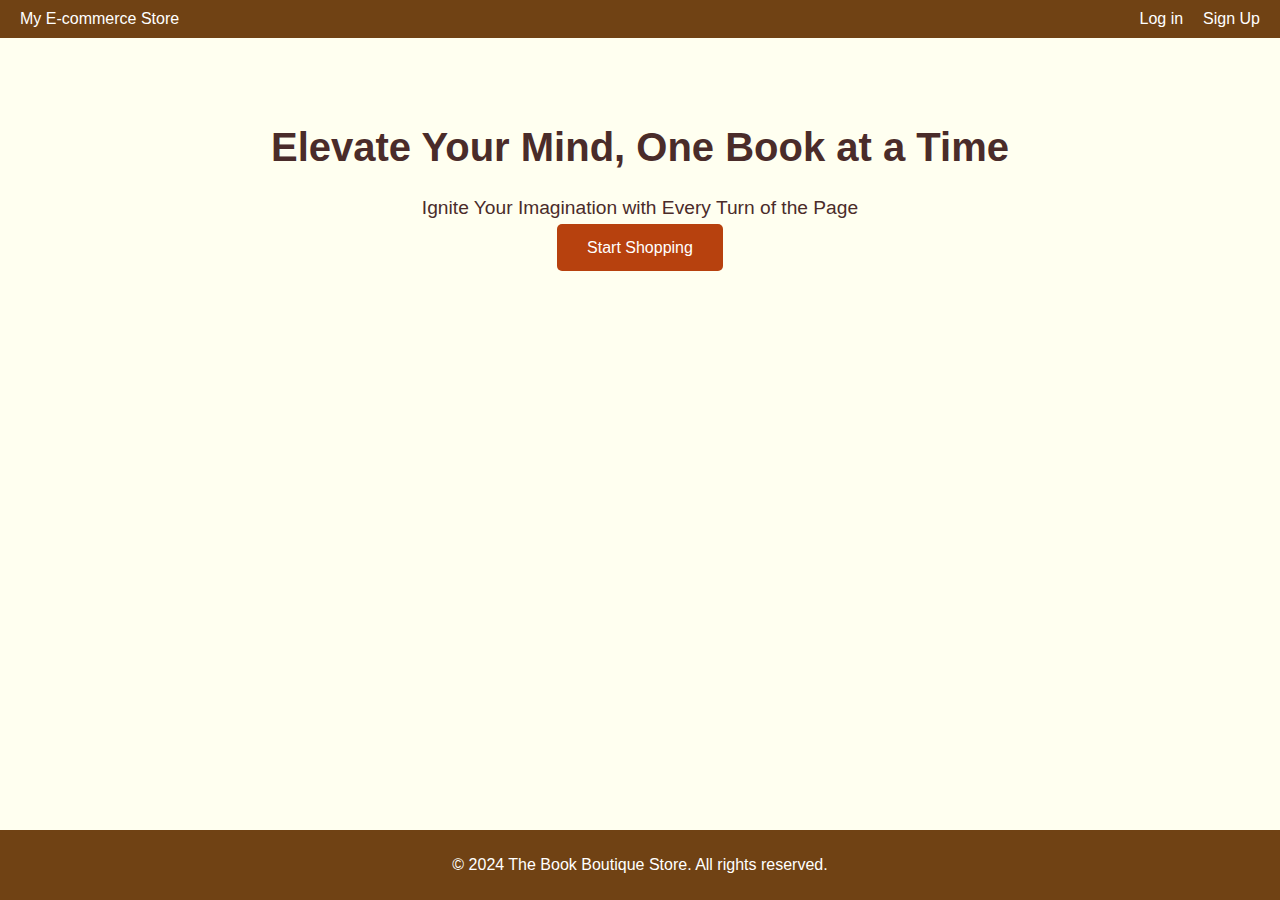
<file: index.html>
<!DOCTYPE html>
<html lang="en">
<head>
    <meta charset="UTF-8">
    <meta name="viewport" content="width=device-width, initial-scale=1.0">
    <title>Welcome to Our E-commerce Store</title>
</head>
<body style="font-family: 'Arial', sans-serif; background-color: #f4f4f4; color: #333; margin: 0; height: 100vh; display: flex; flex-direction: column;">

    <header style="background-color: #704214; color: white; padding: 10px 20px; display: flex; justify-content: space-between; align-items: center;">
        <div class="logo">My E-commerce Store</div>
        <nav>
            <ul style="list-style-type: none; display: flex; padding: 0; margin: 0;">
                <li style="margin-left: 20px;"><a href="Log in.html" style="color: white; text-decoration: none;">Log in</a></li>
                <li style="margin-left: 20px;"><a href="signup.html" style="color: white; text-decoration: none;">Sign Up</a></li>
            </ul>
        </nav>
    </header>

    <main style="flex-grow: 1; background-color: #FFFFF0; color: #4A2C2A; text-align: center; padding: 60px 20px;">
        <h1 style="font-size: 2.5rem;">Elevate Your Mind, One Book at a Time</h1>
        <p style="font-size: 1.2rem; margin: 20px 0;">Ignite Your Imagination with Every Turn of the Page</p>
        <a href="Log in.html" class="cta-button" style="background-color: #B7410E; color: white; padding: 15px 30px; text-decoration: none; border-radius: 5px; transition: background-color 0.3s;">
            Start Shopping
        </a>
    </main>

    <footer style="background-color: #704214; color: white; text-align: center; padding: 10px 0;">
        <p>&copy; 2024 The Book Boutique Store. All rights reserved.</p>
    </footer>

</body>
</html>

</html>
</file>
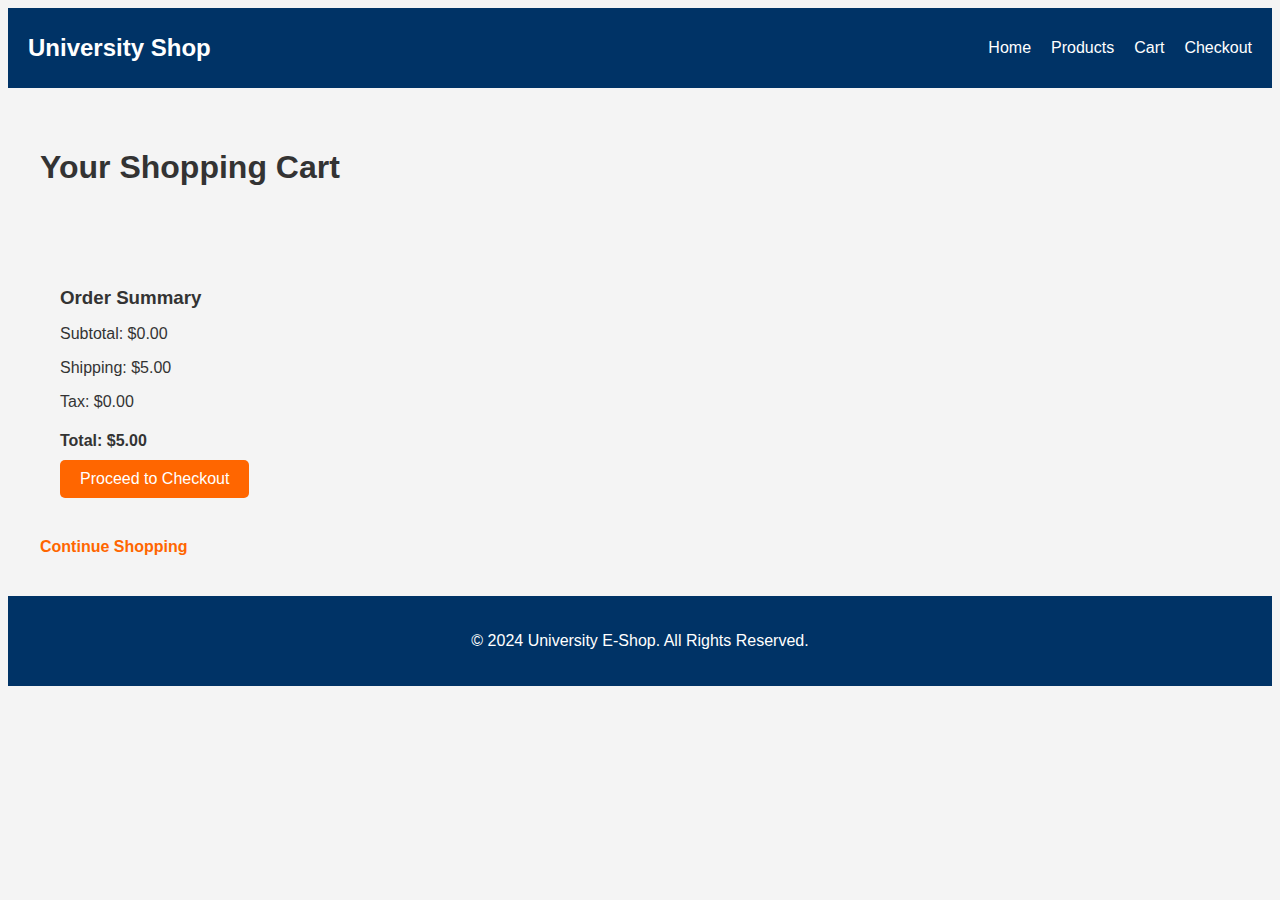
<file: cart.html>
<!DOCTYPE html>
<html lang="en">
<head>
    <meta charset="UTF-8" />
    <meta name="viewport" content="width=device-width, initial-scale=1.0" />
    <title>Shopping Cart</title>
    <link rel="stylesheet" href="styles.css" />
    <link rel="stylesheet" href="car2.css" />
    <script src="https://js.paystack.co/v1/inline.js"></script>
</head>
<body>
<header>
    <div class="logo">University Shop</div>
    <nav>
        <ul>
            <li><a href="home.html">Home</a></li>
            <li><a href="products.html">Products</a></li>
            <li><a href="cart.html">Cart</a></li>
            <li><a href="checkout.html">Checkout</a></li>
        </ul>
    </nav>
</header>

<section class="cart-page">
    <h1>Your Shopping Cart</h1>

    <!-- Cart Items will be populated dynamically from JavaScript -->
    <div id="cart-items" class="cart-items"></div>

    <!-- Cart Summary -->
    <div class="cart-summary">
        <h3>Order Summary</h3>
        <p>Subtotal: <span id="cart-subtotal">$0.00</span></p>
        <p>Shipping: <span id="cart-shipping">$5.00</span></p>
        <p>Tax: <span id="cart-tax">$0.00</span></p>
        <h4>Total: <span id="cart-total">$0.00</span></h4>
        <button class="checkout-button" onclick="checkout()">Proceed to Checkout</button>
    </div>

    <!-- Continue Shopping -->
    <a href="home.html" class="continue-shopping">Continue Shopping</a>
</section>

<footer>
    <p>&copy; 2024 University E-Shop. All Rights Reserved.</p>
</footer>

<script>
    // Retrieve cart items from local storage or initialize as an empty array
    let cart = JSON.parse(localStorage.getItem('cartItems')) || [];

    // Function to display cart items
    function displayCart() {
        const cartItemsContainer = document.getElementById('cart-items');
        cartItemsContainer.innerHTML = ''; // Clear previous items
        let subtotal = 0;

        // Iterate through each cart item
        cart.forEach((item, index) => {
            const itemTotal = item.price * item.quantity; // Assuming each item has a price
            subtotal += itemTotal; // Add item total to subtotal

            // Create HTML for each cart item
            cartItemsContainer.innerHTML += `
                <div class="cart-item">
                    <span>${item.title}</span>
                    <span>$${item.price.toFixed(2)}</span>
                    <input type="number" value="${item.quantity}" min="1" onchange="updateQuantity(${index}, this.value)">
                    <span>$${itemTotal.toFixed(2)}</span>
                    <button onclick="removeFromCart(${index})">Remove</button>
                </div>
            `;
        });

        // Update cart summary
        document.getElementById('cart-subtotal').innerText = `$${subtotal.toFixed(2)}`;
        const shipping = 5.00; // Flat shipping fee
        const tax = 0.00; // Placeholder for tax
        const total = subtotal + shipping + tax;
        document.getElementById('cart-shipping').innerText = `$${shipping.toFixed(2)}`;
        document.getElementById('cart-tax').innerText = `$${tax.toFixed(2)}`;
        document.getElementById('cart-total').innerText = `$${total.toFixed(2)}`;
    }

    // Update item quantity in the cart
    function updateQuantity(index, quantity) {
        if (quantity < 1) {
            quantity = 1; // Ensure minimum quantity is 1
        }
        // Update quantity in cart
        cart[index].quantity = parseInt(quantity);
        localStorage.setItem('cartItems', JSON.stringify(cart));
        displayCart(); // Update cart display
    }

    // Remove item from the cart
    function removeFromCart(index) {
        cart.splice(index, 1); // Remove item from cart
        localStorage.setItem('cartItems', JSON.stringify(cart));
        displayCart(); // Update cart display
    }

    // Checkout function for Paystack integration
    function checkout() {
        const total = parseFloat(document.getElementById('cart-total').innerText.replace('$', ''));
        
        // Paystack payment code
        const handler = PaystackPop.setup({
            key: 'sk_test_d2250630e81403427b30d51d42c26e1c26ac2b09', // Replace with your Paystack public key
            email: 'showa@example.com', // Replace with the customer's email
            amount: total * 100, // Amount in kobo (multiply by 100)
            currency: 'NGN',
            callback: function(response) {
                // This callback will be called after the payment is successful
                alert('Payment successful! Reference: ' + response.reference);
                // Optionally clear cart and redirect to a success page
                cart = []; // Clear the cart
                localStorage.setItem('cartItems', JSON.stringify(cart));
                displayCart(); // Refresh the cart display
                window.location.href = 'success.html'; // Redirect to success page
            },
            onClose: function() {
                alert('Transaction was not completed, you can close this window.');
            }
        });
        
        handler.openIframe(); // Open the Paystack payment modal
    }

    // Display the cart on page load
    window.onload = displayCart;

</script>

</body>
</html>
</file>
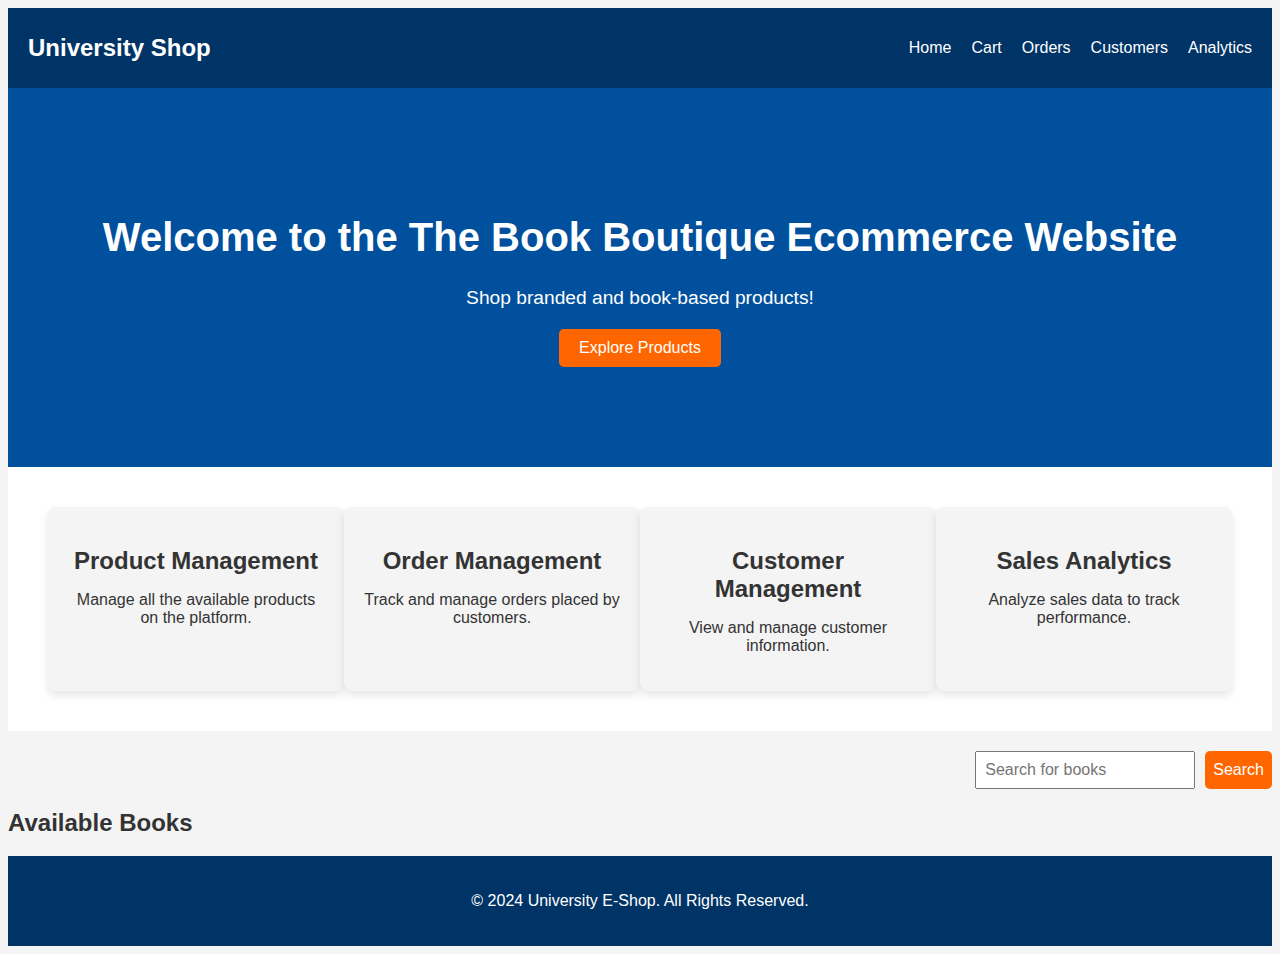
<file: home.html>
<!DOCTYPE html>
<html lang="en">
  <head>
    <meta charset="UTF-8" />
    <meta name="viewport" content="width=device-width, initial-scale=1.0" />
    <title>THE BOOK BOUTIQUE Commerce Site</title>
    <link rel="stylesheet" href="styles.css" />
    <link
      rel="stylesheet"
      href="https://cdnjs.cloudflare.com/ajax/libs/font-awesome/6.0.0-beta3/css/all.min.css"
    />




<style>
  /* Search bar styling */
.search-container {
  margin: 20px 0; /* Adjust this value to change spacing */
  display: flex;
  justify-content: flex-end; /* Aligns the search bar to the right */
}

.search-container input {
  padding: 8px;
  font-size: 16px;
  width: 200px;
}

.search-container button {
  padding: 8px;
  margin-left: 10px;
  font-size: 16px;
  cursor: pointer;
}

</style>




  </head>
  <body>
    <header>
      <div class="logo">University Shop</div>
      <nav>
        <ul>
          <li><a href="#">Home</a></li>
          <li><a href="cart.html">Cart</a></li>
          <li><a href="#">Orders</a></li>
          <li><a href="#">Customers</a></li>
          <li><a href="#">Analytics</a></li>
        </ul>
      </nav>
    </header>


    

    <section class="hero">
      <div class="hero-content">
        <h1>Welcome to the The Book Boutique Ecommerce Website</h1>
        <p>Shop branded and book-based products!</p>
        <button>Explore Products</button>
      </div>
    </section>

    <section class="features">
      <div class="feature-box">
        <h2>Product Management</h2>
        <p>Manage all the available products on the platform.</p>
      </div>
      <div class="feature-box">
        <h2>Order Management</h2>
        <p>Track and manage orders placed by customers.</p>
      </div>
      <div class="feature-box">
        <h2>Customer Management</h2>
        <p>View and manage customer information.</p>
      </div>
      <div class="feature-box">
        <h2>Sales Analytics</h2>
        <p>Analyze sales data to track performance.</p>
      </div>
    </section>

    <div class="search-container">
      <input type="text" id="searchInput" placeholder="Search for books">
      <button onclick="searchBooks()">Search </button>
    </div>

    <section id="book-list" class="book-list">
      <h2>Available Books</h2>
      <div id="books"></div>
      
     

   
       
    </section>

    <footer>
      <p>&copy; 2024 University E-Shop. All Rights Reserved.</p>
    </footer>


   



    <script src="script.js"></script>
    

  </body>
</html>
</file>
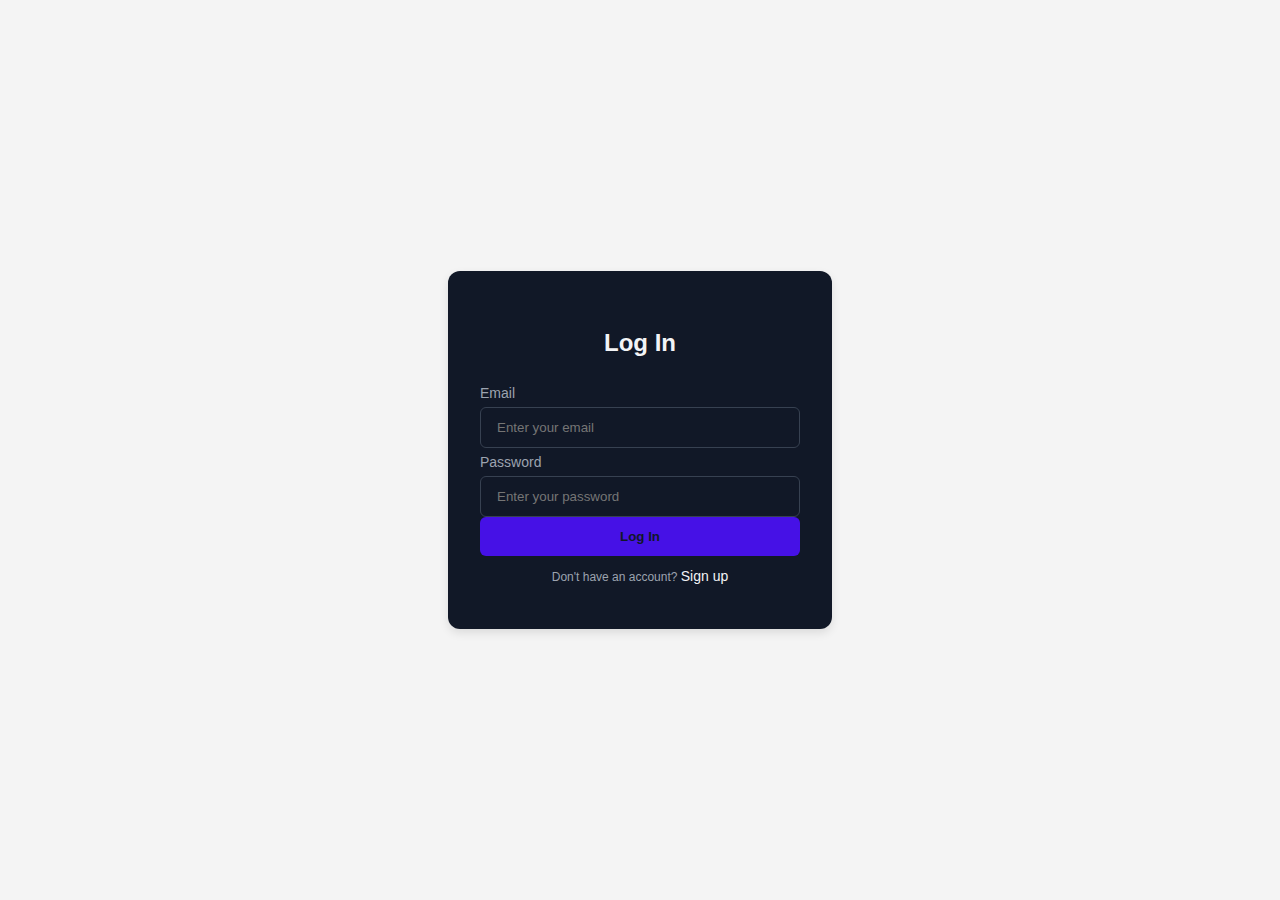
<file: Log in.html>
<!DOCTYPE html>
<html lang="en">
<head>
  <meta charset="UTF-8">
  <meta name="viewport" content="width=device-width, initial-scale=1.0">
  <title>Log In</title>
  <link rel="stylesheet" href="login.css">
</head>
<body>

<div class="form-container">
  <p class="title">Log In</p>
  <form id="loginForm" class="form">
    <div class="input-group">
      <label for="email">Email</label>
      <input type="email" name="email" id="email" placeholder="Enter your email" required>
    </div>
    <div class="input-group">
      <label for="password">Password</label>
      <input type="password" name="password" id="password" placeholder="Enter your password" required>
    </div>
    <button class="sign" id="loginBtn" type="submit">Log In</button>
  </form>

  <p class="signup">Don't have an account?
    <a rel="nooopener noreferrer" href="signup.html">Sign up</a>

    
  </p>
</div>

<script>
document.getElementById('loginForm').addEventListener('submit', function(event) {
    event.preventDefault(); // Prevent form submission

    // Get user input
    const email = document.getElementById('email').value;
    const password = document.getElementById('password').value;

    // Retrieve stored data
    const storedEmail = localStorage.getItem('email');
    const storedPassword = localStorage.getItem('password');

    // Validate user input
    if (email === storedEmail && password === storedPassword) {
        alert('Login successful!'); // Show success message
        // Redirect to the dashboard or home page
        window.location.href = 'home.html'; // Replace with your desired page
    } else {
        alert('Invalid email or password. Please try again.'); // Show error message
    }
});
</script>

</body>
</html>
</file>
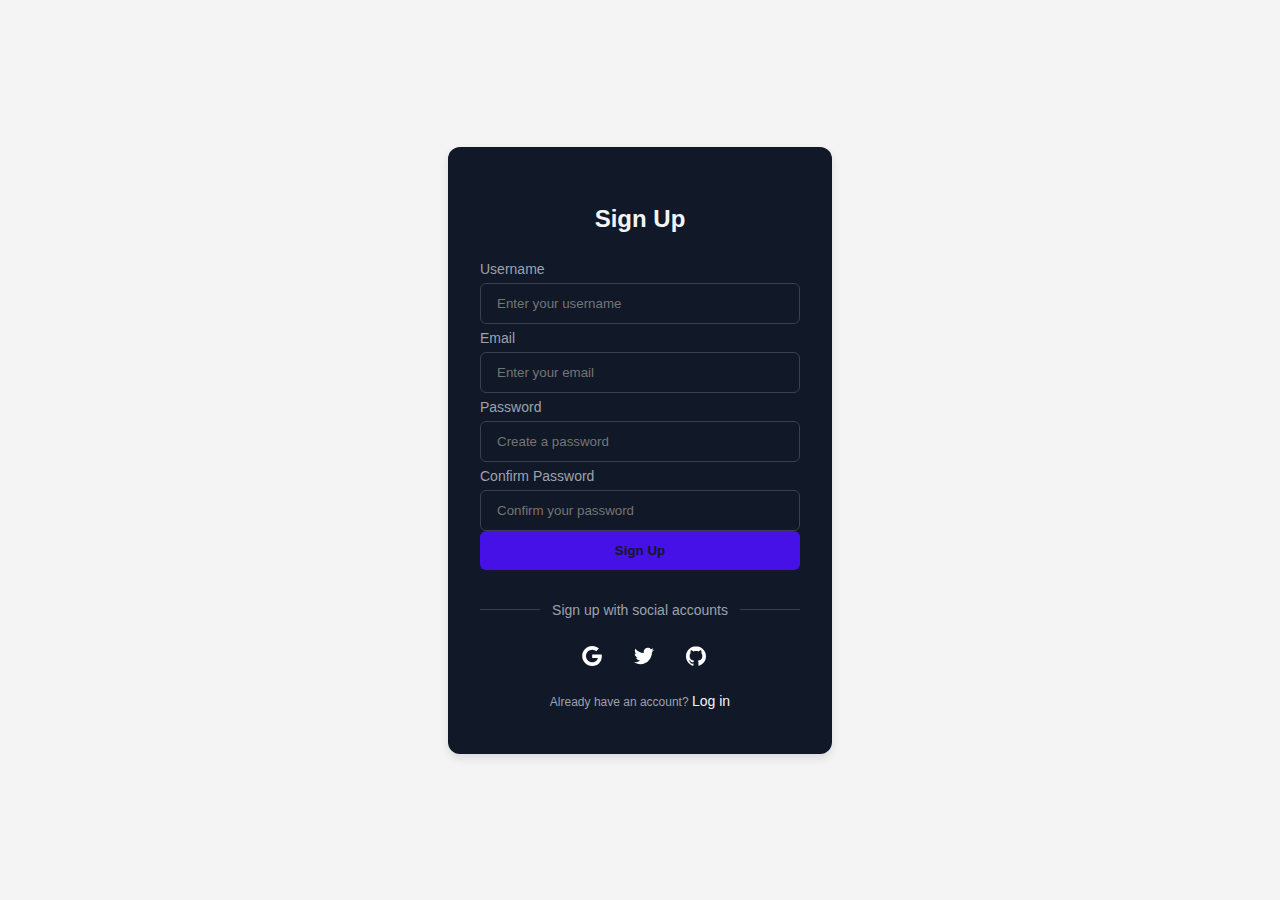
<file: signup.html>
<!DOCTYPE html>
<html lang="en">
<head>
  <meta charset="UTF-8">
  <meta name="viewport" content="width=device-width, initial-scale=1.0">
  <title>Sign Up</title>
  <link rel="stylesheet" href="login.css">
</head>
<body>

<div class="form-container">
  <p class="title">Sign Up</p>
  <form id="signupForm" class="form">
    <div class="input-group">
      <label for="username">Username</label>
      <input type="text" name="username" id="name" placeholder="Enter your username" required>
    </div>
    <div class="input-group">
      <label for="email">Email</label>
      <input type="email" name="email" id="email" placeholder="Enter your email" required>
    </div>
    <div class="input-group">
      <label for="password">Password</label>
      <input type="password" name="password" id="password" placeholder="Create a password" required>
    </div>
    <div class="input-group">
      <label for="confirm-password">Confirm Password</label>
      <input type="password" name="confirm-password" id="confirm-password" placeholder="Confirm your password" required>
    </div>
    <button class="sign" id="signUpBtn" type="submit">Sign Up</button>
  </form>

  <div class="social-message">
    <div class="line"></div>
    <p class="message">Sign up with social accounts</p>
    <div class="line"></div>
  </div>
  <div class="social-icons">
    <button aria-label="Sign up with Google" class="icon">
      <svg xmlns="http://www.w3.org/2000/svg" viewBox="0 0 32 32" class="w-5 h-5 fill-current">
        <path d="M16.318 13.714v5.484h9.078c-0.37 2.354-2.745 6.901-9.078 6.901-5.458 0-9.917-4.521-9.917-10.099s4.458-10.099 9.917-10.099c3.109 0 5.193 1.318 6.38 2.464l4.339-4.182c-2.786-2.599-6.396-4.182-10.719-4.182-8.844 0-16 7.151-16 16s7.156 16 16 16c9.234 0 15.365-6.49 15.365-15.635 0-1.052-0.115-1.854-0.255-2.651z"></path>
      </svg>
    </button>
    <button aria-label="Sign up with Twitter" class="icon">
      <svg xmlns="http://www.w3.org/2000/svg" viewBox="0 0 32 32" class="w-5 h-5 fill-current">
        <path d="M31.937 6.093c-1.177 0.516-2.437 0.871-3.765 1.032 1.355-0.813 2.391-2.099 2.885-3.631-1.271 0.74-2.677 1.276-4.172 1.579-1.192-1.276-2.896-2.079-4.787-2.079-3.625 0-6.563 2.937-6.563 6.557 0 0.521 0.063 1.021 0.172 1.495-5.453-0.255-10.287-2.875-13.52-6.833-0.568 0.964-0.891 2.084-0.891 3.303 0 2.281 1.161 4.281 2.916 5.457-1.073-0.031-2.083-0.328-2.968-0.817v0.079c0 3.181 2.26 5.833 5.26 6.437-0.547 0.145-1.131 0.229-1.724 0.229-0.421 0-0.823-0.041-1.224-0.115 0.844 2.604 3.26 4.5 6.14 4.557-2.239 1.755-5.077 2.801-8.135 2.801-0.521 0-1.041-0.025-1.563-0.088 2.917 1.86 6.36 2.948 10.079 2.948 12.067 0 18.661-9.995 18.661-18.651 0-0.276 0-0.557-0.021-0.839 1.287-0.917 2.401-2.079 3.281-3.396z"></path>
      </svg>
    </button>
    <button aria-label="Sign up with GitHub" class="icon">
      <svg xmlns="http://www.w3.org/2000/svg" viewBox="0 0 32 32" class="w-5 h-5 fill-current">
        <path d="M16 0.396c-8.839 0-16 7.167-16 16 0 7.073 4.584 13.068 10.937 15.183 0.803 0.151 1.093-0.344 1.093-0.772 0-0.38-0.009-1.385-0.015-2.719-4.453 0.964-5.391-2.151-5.391-2.151-0.729-1.844-1.781-2.339-1.781-2.339-1.448-0.989 0.115-0.968 0.115-0.968 1.604 0.109 2.448 1.645 2.448 1.645 1.427 2.448 3.744 1.74 4.661 1.328 0.14-1.031 0.557-1.74 1.011-2.135-3.552-0.401-7.287-1.776-7.287-7.907 0-1.751 0.62-3.177 1.645-4.297-0.177-0.401-0.719-2.031 0.141-4.235 0 0 1.339-0.427 4.4 1.641 1.281-0.355 2.641-0.532 4-0.541 1.36 0.009 2.719 0.187 4 0.541 3.043-2.068 4.381-1.641 4.381-1.641 0.859 2.204 0.317 3.833 0.161 4.235 1.015 1.12 1.635 2.547 1.635 4.297 0 6.145-3.74 7.5-7.296 7.891 0.556 0.479 1.077 1.464 1.077 2.959 0 2.14-0.020 3.864-0.020 4.385 0 0.416 0.28 0.916 1.104 0.755 6.4-2.093 10.979-8.093 10.979-15.156 0-8.833-7.161-16-16-16z"></path>
      </svg>
    </button>
  </div>
  <p class="signup">Already have an account?
    <a rel="noopener noreferrer" href="Log in.html">Log in</a>
  </p>
</div>

<script>
document.getElementById('signupForm').addEventListener('submit', function(event) {
    event.preventDefault(); // Prevent form submission

    // Get user input
    const name = document.getElementById('name').value;
    const email = document.getElementById('email').value;
    const password = document.getElementById('password').value;
    const confirmPassword = document.getElementById('confirm-password').value;

    // Validate user input
    if (password !== confirmPassword) {
        alert('Passwords do not match!');
        return;
    }

    // Check email format
    const emailPattern = /^[^\s@]+@[^\s@]+\.[^\s@]+$/;
    if (!emailPattern.test(email)) {
        alert('Please enter a valid email address!');
        return;
    }

    // Check password strength
    if (password.length < 6) {
        alert('Password must be at least 6 characters long!');
        return;
    }

    // Store user data in localStorage
    localStorage.setItem('name', name);
    localStorage.setItem('email', email);
    localStorage.setItem('password', password);

    // Clear input fields
    document.getElementById('signupForm').reset();

    // Redirect to login page
    window.location.href = 'Log in.html';
});
</script>

</body>
</html>
</file>
<file: styles.css>
.* {
    margin: 0;
    padding: 0;
    box-sizing: border-box;
}

body {
    font-family: Arial, sans-serif;
    background-color: #f4f4f4;
    color: #333;
}

header {
    background-color: #003366;
    color: white;
    padding: 15px 20px;
    display: flex;
    justify-content: space-between;
    align-items: center;
}

header .logo {
    font-size: 1.5rem;
    font-weight: bold;
}

header nav ul {
    list-style: none;
    display: flex;
}

header nav ul li {
    margin-left: 20px;
}

header nav ul li a {
    color: white;
    text-decoration: none;
}

.hero {
    background-color: #00509e;
    color: white;
    text-align: center;
    padding: 100px 20px;
}

.hero-content h1 {
    font-size: 2.5rem;
}

.hero-content p {
    font-size: 1.2rem;
    margin-bottom: 20px;
}

button {
    background-color: #ff6600;
    color: white;
    border: none;
    padding: 10px 20px;
    cursor: pointer;
    font-size: 1rem;
    border-radius: 5px;
}

button:hover {
    background-color: #e65c00;
}

.features {
    display: flex;
    justify-content: space-around;
    padding: 40px;
    background-color: #fff;
}

.feature-box {
    width: 22%;
    background-color: #f4f4f4;
    padding: 20px;
    text-align: center;
    border-radius: 8px;
    box-shadow: 0 4px 8px rgba(0, 0, 0, 0.1);
}

.feature-box h2 {
    margin-bottom: 15px;
}

footer {
    background-color: #003366;
    color: white;
    text-align: center;
    padding: 20px;
}
</file>
<file: car2.css>
.cart-page {
    max-width: 1200px;
    margin: 20px auto;
    padding: 20px;
  }
  
  .cart-items {
    display: flex;
    flex-direction: column;
    gap: 20px;
  }
  
  .cart-item {
    display: flex;
    align-items: center;
    justify-content: space-between;
    background-color: #fff;
    padding: 20px;
    border-radius: 8px;
    box-shadow: 0 4px 8px rgba(0, 0, 0, 0.1);
  }
  
  .cart-item img {
    width: 100px;
    height: 100px;
    object-fit: cover;
  }
  
  .cart-item h2 {
    flex-grow: 1;
    margin-left: 20px;
  }
  
  .cart-summary {
    background-color: #f4f4f4;
    padding: 20px;
    margin-top: 40px;
    border-radius: 8px;
  }
  
  .cart-summary h3,
  .cart-summary p,
  .cart-summary h4 {
    margin-bottom: 10px;
  }
  
  .cart-summary .checkout-button {
    background-color: #ff6600;
    color: white;
    padding: 10px 20px;
    border: none;
    cursor: pointer;
    border-radius: 5px;
  }
  
  .checkout-button:hover {
    background-color: #e65c00;
  }
  
  .continue-shopping {
    display: inline-block;
    margin-top: 20px;
    text-decoration: none;
    color: #ff6600;
    font-weight: bold;
  }
  
  .continue-shopping:hover {
    text-decoration: underline;
  }
</file>
<file: login.css>
/* General Styles */
body {
    display: flex;
    justify-content: center;
    align-items: center;
    height: 100vh;
    margin: 0;
    background-color: #f4f4f4;
    font-family: Arial, sans-serif;
  }
  
  .form-container {
    width: 320px;
    border-radius: 0.75rem;
    background-color: rgba(17, 24, 39, 1);
    padding: 2rem;
    color: rgba(243, 244, 246, 1);
    box-shadow: 0 4px 10px rgba(0, 0, 0, 0.1); /* Add some shadow for better visibility */
  }
  
  .title {
    text-align: center;
    font-size: 1.5rem;
    line-height: 2rem;
    font-weight: 700;
  }
  
  .form {
    margin-top: 1.5rem;
  }
  
  .input-group {
    margin-top: 0.25rem;
    font-size: 0.875rem;
    line-height: 1.25rem;
  }
  
  .input-group label {
    display: block;
    color: rgba(156, 163, 175, 1);
    margin-bottom: 4px;
  }
  
  .input-group input {
    width: 100%;
    border-radius: 0.375rem;
    border: 1px solid rgba(55, 65, 81, 1);
    outline: 0;
    background-color: rgba(17, 24, 39, 1);
    padding: 0.75rem 1rem;
    color: rgba(243, 244, 246, 1);
    box-sizing: border-box; /* Ensure padding is included in width */
  }
  
  .input-group input:focus {
    border-color: rgba(167, 139, 250);
  }
  
  .forgot {
    display: flex;
    justify-content: flex-end;
    font-size: 0.75rem;
    line-height: 1rem;
    color: rgba(156, 163, 175, 1);
    margin: 8px 0 14px 0;
  }
  
  .forgot a, .signup a {
    color: rgba(243, 244, 246, 1);
    text-decoration: none;
    font-size: 14px;
  }
  
  .forgot a:hover, .signup a:hover {
    text-decoration: underline rgba(167, 139, 250, 1);
  }
  
  .sign {
    display: block;
    width: 100%;
    background-color: rgb(70, 17, 230);
    padding: 0.75rem;
    text-align: center;
    color: rgba(17, 24, 39, 1);
    border: none;
    border-radius: 0.375rem;
    font-weight: 600;
  }
  
  .social-message {
    display: flex;
    align-items: center;
    padding-top: 1rem;
  }
  
  .line {
    height: 1px;
    flex: 1 1 0%;
    background-color: rgba(55, 65, 81, 1);
  }
  
  .social-message .message {
    padding-left: 0.75rem;
    padding-right: 0.75rem;
    font-size: 0.875rem;
    line-height: 1.25rem;
    color: rgba(156, 163, 175, 1);
  }
  
  .social-icons {
    display: flex;
    justify-content: center;
  }
  
  .social-icons .icon {
    border-radius: 0.125rem;
    padding: 0.75rem;
    border: none;
    background-color: transparent;
    margin-left: 8px;
  }
  
  .social-icons .icon svg {
    height: 1.25rem;
    width: 1.25rem;
    fill: #fff;
  }
  
  .signup {
    text-align: center;
    font-size: 0.75rem;
    line-height: 1rem;
    color: rgba(156, 163, 175, 1);
  }
  
  /* Responsive Styles */
  @media (max-width: 600px) {
    .form-container {
      width: 90%; /* Full width for small screens */
      padding: 1.5rem; /* Less padding on smaller screens */
    }
  
    .title {
      font-size: 1.25rem; /* Smaller title font size */
    }
  
    .sign {
      font-size: 0.875rem; /* Smaller button font size */
    }
  
    .input-group input {
      padding: 0.5rem; /* Adjust input padding */
    }
  }
  
  @media (max-width: 400px) {
    .title {
      font-size: 1rem; /* Even smaller title font size */
    }
  
    .sign {
      font-size: 0.75rem; /* Smaller button font size */
    }
  
    .input-group input {
      padding: 0.5rem; /* Further adjust input padding */
    }
  }
</file>
